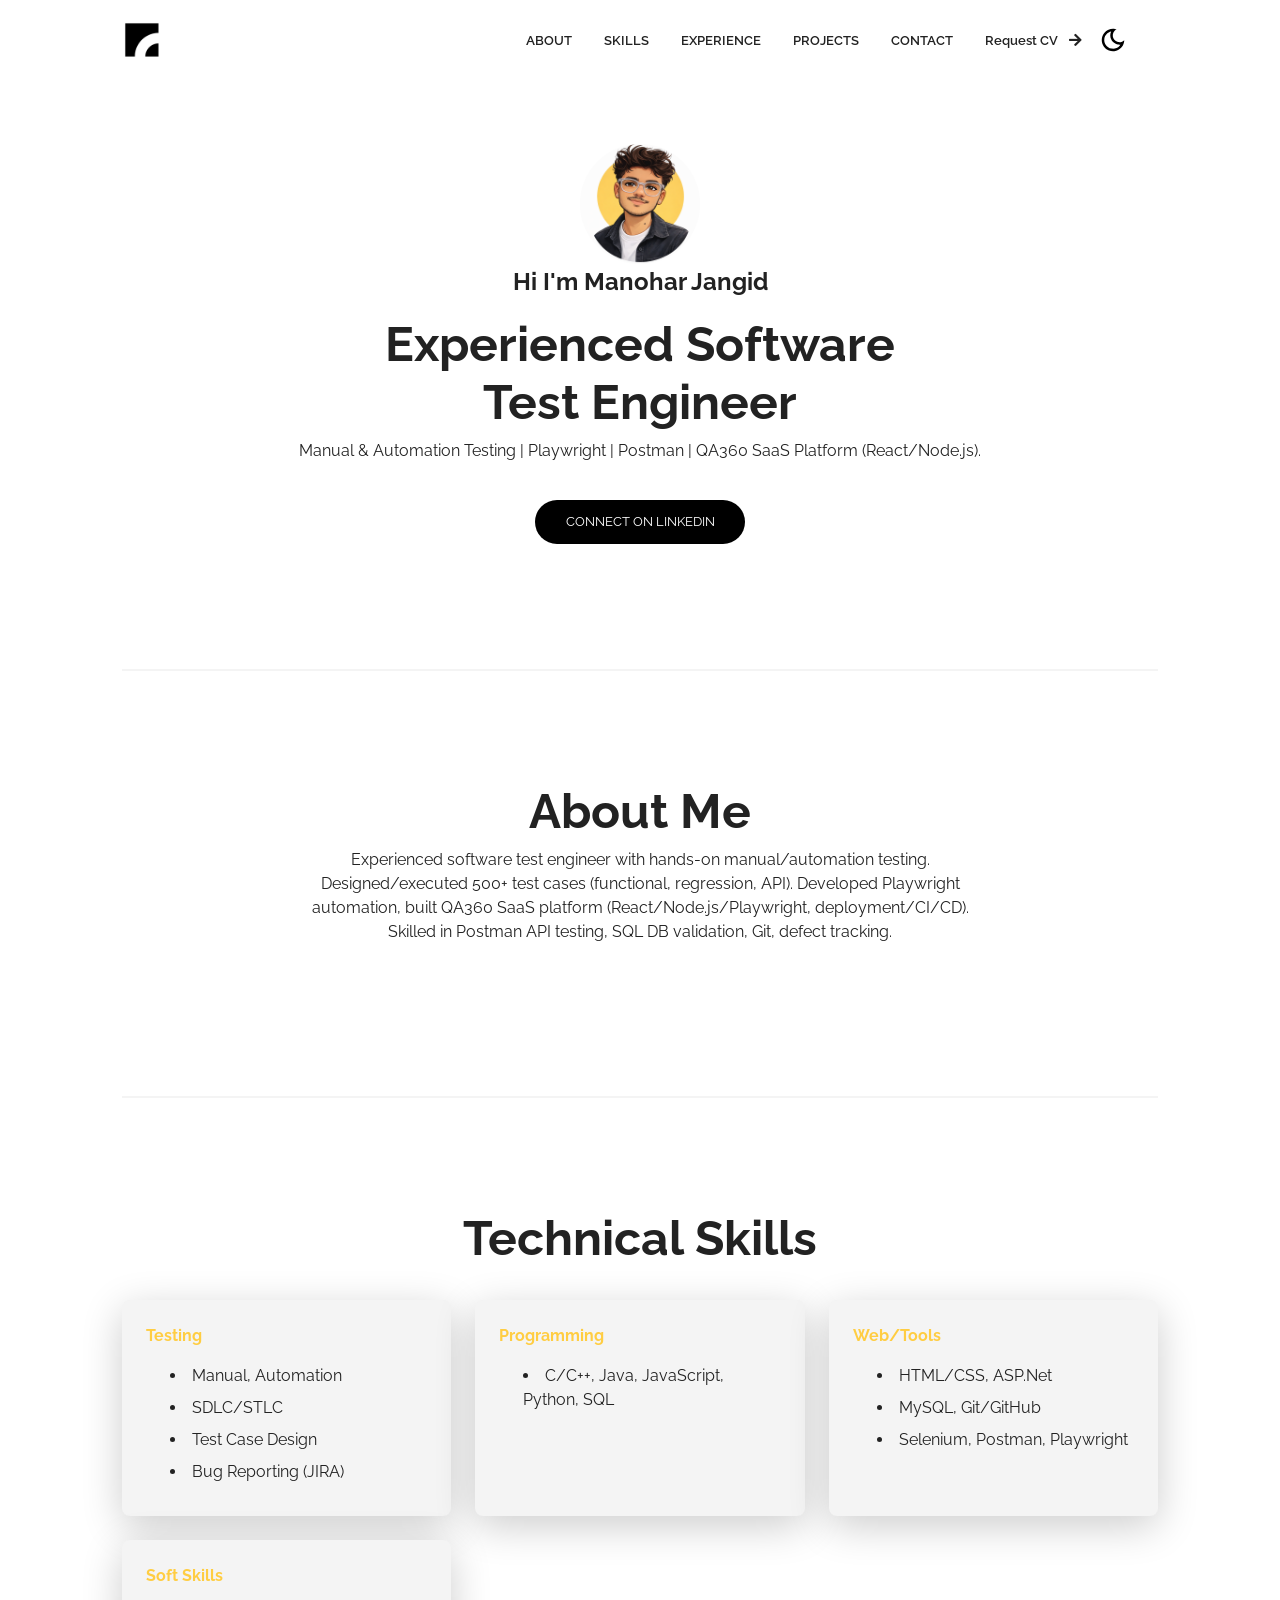
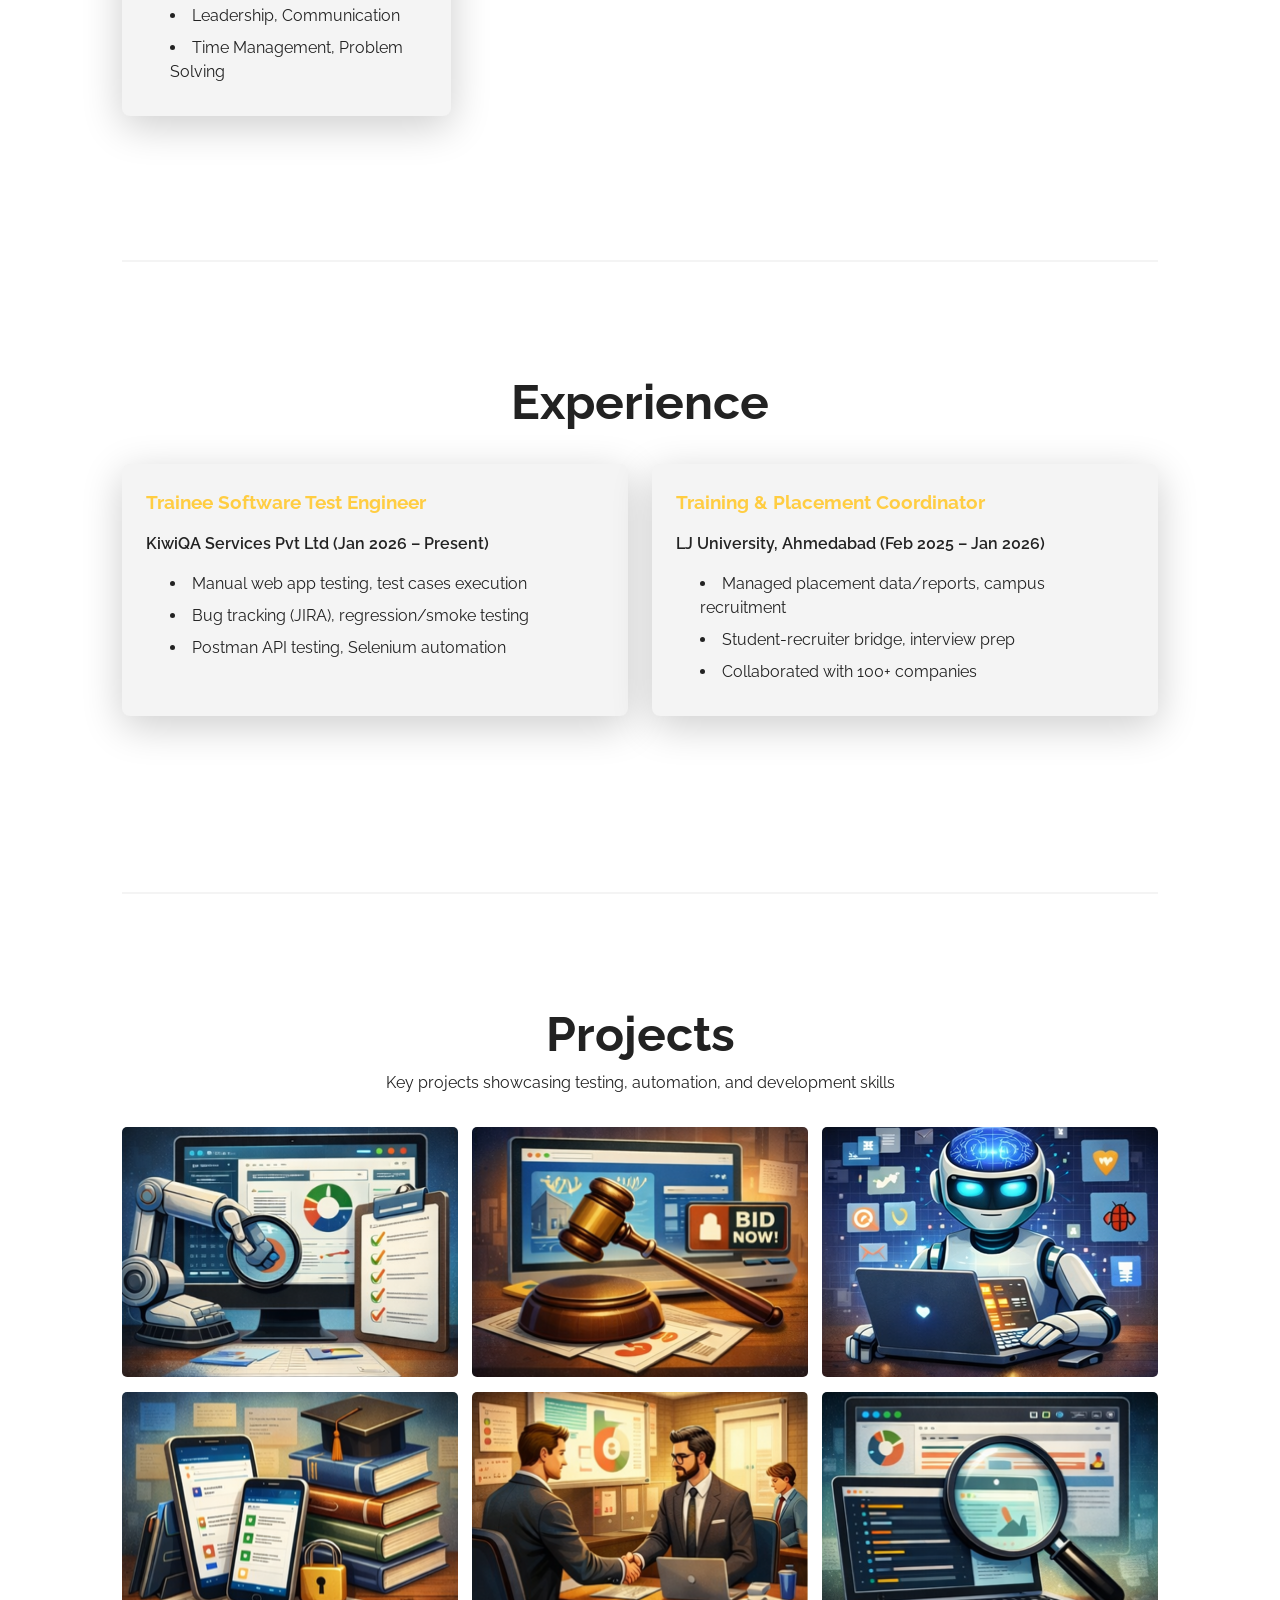
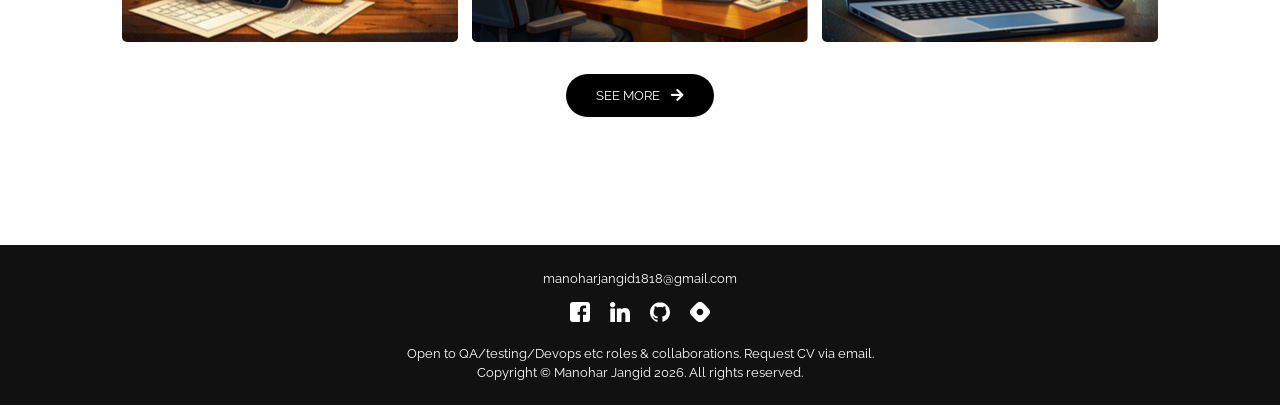
<file: index.html>
<!DOCTYPE html>
<html lang="en">
  <head>
    <meta charset="UTF-8" />
    <meta http-equiv="X-UA-Compatible" content="IE=edge" />
    <meta name="viewport" content="width=device-width, initial-scale=1.0" />
    <!-- Primary Meta Tags -->
    <title>Manohar Jangid - QA Test Engineer</title>
    <meta name="title" content="Manohar Jangid - QA Test Engineer" />
    <meta
      name="description"
      content="Experienced Software Test Engineer | Manual & Automation Testing | Playwright | Postman | QA360 SaaS Platform | Open to opportunities."
    />

    <!-- Open Graph / Facebook -->
    <meta property="og:type" content="website" />
    <meta
      property="og:url"
      content="https://github.com/Manoharjangid1818"
    />
    <meta property="og:title" content="Manohar Jangid - QA Test Engineer" />
    <meta
      property="og:description"
      content="Experienced Software Test Engineer | Manual & Automation Testing | Playwright | Postman | QA360 SaaS Platform."
    />
    <meta
      property="og:image"
      content="https://avatars.githubusercontent.com/u/106391123?v=4"
    />

    <!-- Twitter -->
    <meta property="twitter:card" content="summary_large_image" />
    <meta
      property="twitter:url"
      content="https://github.com/Manoharjangid1818"
    />
    <meta property="twitter:title" content="Manohar Jangid - QA Test Engineer" />
    <meta
      property="twitter:description"
      content="Experienced Software Test Engineer | Playwright | Postman | QA360."
    />
    <meta
      property="twitter:image"
      content="https://avatars.githubusercontent.com/u/106391123?v=4"
    />

    <!-- Link -->
    <link
      rel="apple-touch-icon"
      sizes="180x180"
      href="assets/favicon/apple-touch-icon.png"
    />
    <link
      rel="icon"
      type="image/png"
      sizes="16x16"
      href="/assets/favicon/favicon-16x16.png"
    />
    <link
      rel="icon"
      type="image/png"
      sizes="32x32"
      href="assets/favicon/favicon-32x32.png"
    />
    <link
      rel="icon"
      type="image/png"
      sizes="192x192"
      href="assets/favicon/android-chrome-192x192.png"
    />
    <link
      rel="icon"
      type="image/png"
      sizes="512x512"
      href="assets/favicon/android-chrome-512x512.png"
    />
    <link rel="icon" type="image/x-icon" href="assets/favicon/favicon.ico" />
    <link rel="manifest" href="assets/favicon/site.webmanifest" />
    <link
      rel="stylesheet"
      href="https://use.fontawesome.com/releases/v5.15.4/css/all.css"
      integrity="sha384-DyZ88mC6Up2uqS4h/KRgHuoeGwBcD4Ng9SiP4dIRy0EXTlnuz47vAwmeGwVChigm"
      crossorigin="anonymous"
    />
    <link rel="stylesheet" href="css/style.css" />
<link rel="stylesheet" href="css/utilities.css" />

  </head>
  <body>
    <header id="hero">
      <!-- Navbar -->
      <nav class="navbar">
        <div class="container">
          <!-- Logo -->
<h1 id="logo">
            <a href="https://github.com/Manoharjangid1818"
              ><img src="./assets/logo.png" alt="Manohar Jangid"
            /></a>
          </h1>
          <!-- Navbar links -->
          <ul class="nav-menu">
            <li><a class="nav-link" href="#about">ABOUT</a></li>
            <li><a class="nav-link" href="#skills">SKILLS</a></li>
            <li><a class="nav-link" href="#experience">EXPERIENCE</a></li>
            <li><a class="nav-link" href="#projects">PROJECTS</a></li>
            <li><a class="nav-link" href="#footer">CONTACT</a></li>
            <li><a class="nav-link" href="mailto:manoharjangid1818@gmail.com" class="btn btn-primary">Request CV <i class="fas fa-arrow-right"></i></a></li>

            <!-- Toggle switch -->
            <div class="theme-switch">
              <input type="checkbox" id="switch" />
              <label class="toggle-icons" for="switch">
                <img class="moon" src="assets/moon.svg" />
                <img class="sun" src="assets/sun.svg" />
              </label>
            </div>
            <!-- Hamburger menu -->
          </ul>
          <div class="hamburger">
            <span class="bar"></span>
            <span class="bar"></span>
            <span class="bar"></span>
          </div>
        </div>
      </nav>

      <section class="header-container">
        <img
          class="profile-image"
          src="css/Images/Images/Me.png"
          alt="Manohar Jangid Profile"
        />
        <h1>Hi I'm Manohar Jangid</h1>

        <div class="content-text">
          <h2>Experienced Software</h2>
          <h2>Test Engineer</h2>

          <p>
            Manual & Automation Testing | Playwright | Postman | QA360 SaaS Platform (React/Node.js).
          </p>
        </div>
        <a
          href="https://www.linkedin.com/in/manohar-jangid/"
          class="btn btn-secondary"
          target="_blank" rel="noopener noreferrer"
          >Connect on LinkedIn</a
        >
      </section>
    </header>

    <!-- About -->
    <section id="about" class="about-container container">
      <div class="division"></div>
      <div class="content-text">
        <h2>About Me</h2>
        <p>Experienced software test engineer with hands-on manual/automation testing. Designed/executed 500+ test cases (functional, regression, API). Developed Playwright automation, built QA360 SaaS platform (React/Node.js/Playwright, deployment/CI/CD). Skilled in Postman API testing, SQL DB validation, Git, defect tracking.</p>
      </div>
    </section>

    <!-- Skills -->
    <section id="skills" class="skills-container container">
      <div class="division"></div>
      <div class="content-text">
        <h2>Technical Skills</h2>
        <div class="skills-grid">
          <div class="skill-group">
            <h4>Testing</h4>
            <ul>
              <li>Manual, Automation</li>
              <li>SDLC/STLC</li>
              <li>Test Case Design</li>
              <li>Bug Reporting (JIRA)</li>
            </ul>
          </div>
          <div class="skill-group">
            <h4>Programming</h4>
            <ul>
              <li>C/C++, Java, JavaScript, Python, SQL</li>
            </ul>
          </div>
          <div class="skill-group">
            <h4>Web/Tools</h4>
            <ul>
              <li>HTML/CSS, ASP.Net</li>
              <li>MySQL, Git/GitHub</li>
              <li>Selenium, Postman, Playwright</li>
            </ul>
          </div>
          <div class="skill-group">
            <h4>Soft Skills</h4>
            <ul>
              <li>Leadership, Communication</li>
              <li>Time Management, Problem Solving</li>
            </ul>
          </div>
        </div>
      </div>
    </section>

    <!-- Experience -->
    <section id="experience" class="experience-container container">
      <div class="division"></div>
      <div class="content-text">
        <h2>Experience</h2>
        <article class="experience-grid">
          <div class="exp-card">
            <h3>Trainee Software Test Engineer</h3>
            <h4>KiwiQA Services Pvt Ltd (Jan 2026 – Present)</h4>
            <ul>
              <li>Manual web app testing, test cases execution</li>
              <li>Bug tracking (JIRA), regression/smoke testing</li>
              <li>Postman API testing, Selenium automation</li>
            </ul>
          </div>
          <div class="exp-card">
            <h3>Training & Placement Coordinator</h3>
            <h4>LJ University, Ahmedabad (Feb 2025 – Jan 2026)</h4>
            <ul>
              <li>Managed placement data/reports, campus recruitment</li>
              <li>Student-recruiter bridge, interview prep</li>
              <li>Collaborated with 100+ companies</li>
            </ul>
          </div>
        </article>
      </div>
    </section>

    <!-- Projects -->
    <section id="projects" class="project-container container">
      <div class="division"></div>
      <div class="content-text">
        <h2>Projects</h2>
        <p>Key projects showcasing testing, automation, and development skills</p>
      </div>

      <article class="project">
        <!-- Project 1 -->
        <div href="" class="card">
          <div class="project-info">
            <div class="project-bio">
<h3>QA360 – SaaS Platform</h3>
              <p>QA automation platform with real-time testing insights.</p>
            </div>

            <div class="project-link">
              <a href="https://github.com/Manoharjangid1818/QA360" target="_blank" rel="noopener noreferrer"><i class="fab fa-github"></i></a>
              <a href="#" target="_blank" rel="noopener noreferrer"><i class="fas fa-globe"></i></a>
            </div>
          </div>
        </div>

        <!-- Project 2 -->
        <div href="" class="card">
          <div class="project-info">
            <div class="project-bio">
<h3>QuickBid</h3>
              <p>Online auction app with full testing coverage.</p>
            </div>

            <div class="project-link">
              <a href="https://github.com/Manoharjangid1818/QuickBid" target="_blank" rel="noopener noreferrer"><i class="fab fa-github"></i></a>
              <a href="#" target="_blank" rel="noopener noreferrer"><i class="fas fa-globe"></i></a>
            </div>
          </div>
        </div>

        <!-- Porject 3 -->
        <div href="" class="card">
          <div class="project-info">
            <div class="project-bio">
<h3>TestForge AI</h3>
              <p>AI tool for automated test case generation.</p>
            </div>

            <div class="project-link">
              <a href="https://github.com/Manoharjangid1818/HireHub" target="_blank" rel="noopener noreferrer"><i class="fab fa-github"></i></a>
              <a href="#" target="_blank" rel="noopener noreferrer"><i class="fas fa-globe"></i></a>
            </div>
          </div>
        </div>

        <!-- Project 4 -->
        <div href="" class="card">
          <div class="project-info">
            <div class="project-bio">
<h3>Note Bank</h3>
              <p>Secure platform for sharing study notes.</p>
            </div>

            <div class="project-link">
              <a href="https://github.com/Manoharjangid1818/NoteBank" target="_blank" rel="noopener noreferrer"><i class="fab fa-github"></i></a>
              <a href="#" target="_blank" rel="noopener noreferrer"><i class="fas fa-globe"></i></a>
            </div>
          </div>
        </div>

        <!-- Project 5 -->
        <div href="" class="card">
          <div class="project-info">
            <div class="project-bio">
<h3>Placement Cell</h3>
              <p>System for managing students and recruiters.</p>
            </div>

            <div class="project-link">
              <a href="https://github.com/Manoharjangid1818/PlacementCell" target="_blank" rel="noopener noreferrer"><i class="fab fa-github"></i></a>
              <a href="#" target="_blank" rel="noopener noreferrer"><i class="fas fa-globe"></i></a>
            </div>
          </div>
        </div>

        <!-- Project 6 -->
        <div href="" class="card">
          <div class="project-info">
            <div class="project-bio">
<h3>Inspecta</h3>
              <p>Automated web monitoring using Playwright.</p>
            </div>

            <div class="project-link">
              <a href="#" target="_blank"><i class="fab fa-github"></i></a>
              <a href="#" target="_blank"><i class="fas fa-globe"></i></a>
            </div>
          </div>
        </div>
      </article>

      <a href="https://github.com/Manoharjangid1818?tab=repositories" class="btn btn-secondary"
        target="_blank" rel="noopener noreferrer">See More <i class="fas fa-arrow-right"></i
      ></a>
    </section>

    <footer id="footer">
      <div class="container">
        <a href="mailto:manoharjangid1818@gmail.com">manoharjangid1818@gmail.com</a>
        <!-- Social links -->
        <div class="social">
          <a href="https://instagram.com/manohar_suthar18" target="_blank" rel="noopener noreferrer"><img src="./assets/facebook-icon.svg" alt="Instagram" /></a>

          <a href="https://www.linkedin.com/in/manohar-jangid/" target="_blank" rel="noopener noreferrer"><img src="./assets/linkedin-icon.svg" alt="Linkedin" /></a>
          <a href="https://github.com/Manoharjangid1818" target="_blank" rel="noopener noreferrer"><img src="./assets/github-icon.svg" alt="GitHub" /></a>
          <a href="https://hashnode.com/@StaticVar18" target="_blank" rel="noopener noreferrer"><img src="./assets/hashnode-icon.svg" alt="Hashnode" /></a>
        </div>
<p>Open to QA/testing/Devops etc roles & collaborations. Request CV via email.</p>
        <p>Copyright &copy; Manohar Jangid <span id="datee"></span>. All rights reserved.</p>
      </div>
    </footer>
    <script src="js/script.js"></script>
  </body>
</html>
</file>
<file: css/style.css>
/* This is the required project styling. Will contain essential CSS styles like:
   * Flex property
   * Grid layout
   * Cards and sections
*/

@import url(https://fonts.googleapis.com/css?family=Raleway:100,200,300,regular,500,600,700,800,900,100italic,200italic,300italic,italic,500italic,600italic,700italic,800italic,900italic);

/* variables */
:root {
  /* Colors */
  --primary-color: #ffcd42;
  --secondary-color: #ffd35c;
  --bg-primary: #ffffff;
  --text-color: #222222;
  --text-color-two: #ffffff;
  --bg-secondary: #000000;
  --card-background: #f4f4f4;
  --bg-secondary-two: #111111;

  --shadow: 0 10px 40px rgba(0, 0, 0, 0.2);

  /* Font Weight */
  --weight-small: 400;
  --weight-semibold: 600;
  --weight-bold: 800;

  /* Max width */
  --width-small: 600px;
  --width-medium: 1100px;
  --width-large: 1300px;
}

[data-theme="dark"] {
  --primary-color: #ffcd42;
  --secondary-color: #ffd35c;
  --bg-primary: #000000;
  --text-color: #ffffff;
  --text-color-two: #222222;
  --bg-secondary: #ffffff;
  --card-background: #111111;
  --bg-secondary-two: #f4f4f4;
  --shadow: 0 2px 10px rgba(95, 95, 95, 0.2);
}

html {
  font-size: 100%;
  scroll-behavior: smooth;
}

/* Reset default styling */
* {
  margin: 0;
  padding: 0;
  box-sizing: border-box;
}

ul {
  list-style: none;
}

a {
  text-decoration: none;
  color: var(--text-color);
}

/* Main styling */
body {
  background: var(--bg-primary);
  color: var(--text-color);
  font-family: "Raleway", sans-serif;
  line-height: 1.5;
}

/* Navbar */
.navbar {
  position: fixed;
  top: 0;
  left: 0;
  right: 0;
  z-index: 20;
  background: var(--bg-primary);
}

.navbar .container {
  display: flex;
  align-items: center;
  justify-content: space-between;
  z-index: 20;
  height: 80px;
  width: 100%;
}

.navbar .nav-menu {
  display: flex;
  align-items: center;
  background: var(--bg-primary);
}

.navbar .nav-link {
  margin: 0 1rem;
  font-size: 0.8rem;
  font-weight: var(--weight-semibold);
}

.navbar #logo img {
  display: block;
  width: 40px;
}

.navbar .btn {
  margin-right: 1.5rem;
}

.fas.fa-arrow-right {
  margin-left: 0.5rem;
  font-size: 0.9rem;
}

/* hamburger */
.hamburger {
  margin-bottom: 0.1rem;
  display: none;
}

.bar {
  display: block;
  width: 23px;
  height: 3px;
  margin: 4px auto;
  transition: all 0.3s ease-in-out;
  border-radius: 30px;
  background-color: var(--bg-secondary);
}

/* Hero section */
#hero {
  display: flex;
  flex-direction: column;
  height: 100%;
}

.profile-image {
  width: 120px;
  height: 120px;
  object-fit: cover;
  border-radius: 50%;
  animation: bounce 1s infinite alternate;
}

@keyframes bounce {
  from {
    transform: translateY(0px);
  }

  to {
    transform: translateY(-10px);
  }
}

.division {
  width: 100%;
  height: 2px;
  background-color: var(--card-background);
  margin: 5.5rem 0;
}

/* New sections */
.about-container, .skills-container, .experience-container, .project-container {
  display: flex;
  flex-direction: column;
  margin: 2rem auto 5rem;
}

.skills-grid, .experience-grid {
  display: grid;
  grid-template-columns: repeat(auto-fit, minmax(250px, 1fr));
  gap: 1.5rem;
  margin-top: 2rem;
}

.skill-group, .exp-card {
  background: var(--card-background);
  padding: 1.5rem;
  border-radius: 8px;
  box-shadow: var(--shadow);
}

.skill-group h4, .exp-card h3 {
  margin-bottom: 1rem;
  color: var(--primary-color);
}

.skill-group, .exp-card {
  text-align: left;
}
.skill-group ul, .exp-card ul {
  list-style: disc inside;
  padding-left: 1.5rem;
  margin: 0;
}
.skill-group li, .exp-card li {
  margin-bottom: 0.5rem;
}

.exp-card h4 {
  color: var(--text-color);
  font-weight: var(--weight-semibold);
  margin-bottom: 1rem;
}
/* Projects */
#projects {
  display: flex;
  flex-direction: column;
  margin: 2rem auto 5rem;
}

#projects .btn {
  align-self: center;
  margin: 2rem 0;
}

.project {
  display: grid;
  grid-template-columns: repeat(3, 1fr);
  grid-auto-rows: minmax(250px, auto);
  grid-gap: 0.9rem;
}

.card .project-bio p {
  font-size: 0.83rem;
}

.card .project-bio h3 {
  font-size: 0.9rem;
}

.project-info {
  display: flex;
  justify-content: space-between;
  opacity: 0;
  position: relative;
  transition: 0.5s ease-in-out;
}

.project-bio {
  display: flex;
  flex-direction: column;
  justify-content: flex-end;
  position: relative;
  top: 160px;
  left: 10px;
}

/* Footer */
#footer {
  background: #111111;
}

#footer .container {
  display: flex;
  flex-direction: column;
  align-items: center;
  justify-content: center;
  color: #ffffff;
  min-height: 160px;
  text-align: center;
}

#footer a {
  font-size: 0.8rem;
  color: #fff;
}

#footer a:hover {
  opacity: 0.6;
}

#footer .social {
  margin: 0.9rem 0;
}

#footer .social img {
  width: 20px;
  height: 20px;
}

#footer .social a {
  margin: 0 0.5rem;
}

#footer p {
  font-size: 0.8rem;
}

/* Responsiveness */

@media (max-width: 1000px) {
  .project {
    display: grid;
    grid-template-columns: repeat(2, 1fr);
  }
}

@media (max-width: 768px) {
}

@media (max-width: 670px) {
  .navbar .nav-menu {
    position: fixed;
    right: -100vw;
    top: 4.5rem;
    flex-direction: column;
    width: calc(80% - 10px);
    transition: 0.3s;
    box-shadow: var(--shadow);
    padding: 2rem;
    border-radius: 5px;
    align-items: flex-start;
  }

  .navbar .btn {
    margin: 0;
    margin-top: 1rem;
  }

  .nav-menu.active {
    right: 20px;
  }

  .nav-menu .nav-link {
    font-size: 0.9rem;
    margin: 0 0.2rem;
  }

  .nav-menu li {
    margin-bottom: 0.5rem;
    width: 100%;
  }

  .nav-menu .btn {
    width: 100%;
    text-align: center;
    margin-top: 0.5rem;
  }

  .hamburger {
    display: block;
    cursor: pointer;
    padding: 0.2rem 0.4rem;
  }

  .hamburger.active {
    border: 1px dotted gray;
  }

  .hamburger.active .bar:nth-child(2) {
    opacity: 0;
  }

  .hamburger.active .bar:nth-child(1) {
    transform: translateY(6px) rotate(45deg);
  }

  .hamburger.active .bar:nth-child(3) {
    transform: translateY(-8px) rotate(-45deg);
  }
}

@media (max-width: 600px) {
  .project {
    display: grid;
    grid-template-columns: 1fr;
  }

  .header-container .btn {
    border-radius: 5px;
    width: 80%;
  }
}
</file>
<file: css/utilities.css>
/* ?This is where reusable styling of this template will be. 
   !Will contain things like:
   * Button styling
   * Background color styling
   * padding and margin
*/

.container {
  max-width: var(--width-medium);
  margin: 0 auto;
  padding: 1rem 2rem;
}

h1::selection,
h2::selection {
  color: #111;
  background: var(--primary-color);
}

/* Buttons */
.btn {
  display: inline-block;
  padding: 0.75rem 1.9rem;
  border-radius: 30px;
  text-transform: uppercase;
  font-size: 0.82rem;
  transition: 0.3s;
}

.btn-primary {
  background: var(--primary-color);
  color: #000000;
}

.btn-secondary {
  margin: 5px 0;
  background-color: var(--bg-secondary);
  color: var(--bg-primary);
}

/* add hover to resume button */
.btn-primary:hover {
  background: var(--secondary-color);
}

/* Dark mode toggle */
#switch {
  display: none;
}

.toggle-icons {
  display: flex;
  justify-content: space-between;
  align-items: center;
  cursor: pointer;
}

.toggle-icons > img {
  transition: 0.6s cubic-bezier(0.23, 1, 0.32, 1);
  width: 30px;
}

.moon {
  transform: rotate(10deg);
}

#switch:checked + .toggle-icons .moon {
  transform: rotate(250deg);
}

#switch:checked + .toggle-icons .sun {
  transform: rotate(100deg);
}

/* Header Container */
.header-container {
  display: flex;
  flex-direction: column;
  align-items: center;
  justify-content: center;
  margin-top: 8rem;
  padding: 1rem;
}

.header-container > div {
  margin-top: 1rem;
}

.content-text {
  text-align: center;
  margin: 1.5rem 0;
}

.content-text h2 {
  font-size: 3rem;
  line-height: 1.2;
  transition: 0.2s ease-in-out;
}

.content-text p {
  padding: 0.5rem;
  margin: 0 auto;
  max-width: 700px;
}

/* Project cards */
.card {
  padding: 1rem;
  background: var(--card-background);
  color: #ffffff;
  border-radius: 5px;
  transition: 0.4s ease-in-out;
  cursor: pointer;
}

.card a {
  color: #ffffff;
  transition: 0.25s ease-in-out;
  font-size: 1.1rem;
  margin-right: 0.3rem;
}

.card a:hover {
  color: var(--primary-color);
}

.card:hover {
  box-shadow: inset 0 100px 1000px 10px rgba(0, 0, 0, 0.8);
}

.card:hover .project-info {
  opacity: 1;
}

/* Project Images */

/* project 1 */
.card:nth-child(1) {
  background: url('Images/Images/QA360.png') center center/cover;
}

/* Project 2 */
.card:nth-child(2) {
  background: url('./Images/Images/Quickbid.png') center center/cover;
}

/* Project 3 */
.card:nth-child(3) {
  background: url('./Images/Images/Testforge.png') center center/cover;
}

/* Project 4 */
.card:nth-child(4) {
  background: url('./Images/Images/Notebank.png') center center/cover;
}

/* Project 5 */
.card:nth-child(5) {
  background: url('./Images/Images/Placement.png') center center/cover;
}

/* Project 6 */
.card:nth-child(6) {
  background: url('./Images/Images/Inspecta.png') center center/cover;
}

/* Media Queries */
@media (max-width: 768px) {
  .header-container {
    margin-top: 7rem;
    text-align: center;
  }

  .content-text h2 {
    font-size: 2.5rem;
  }
}
</file>
